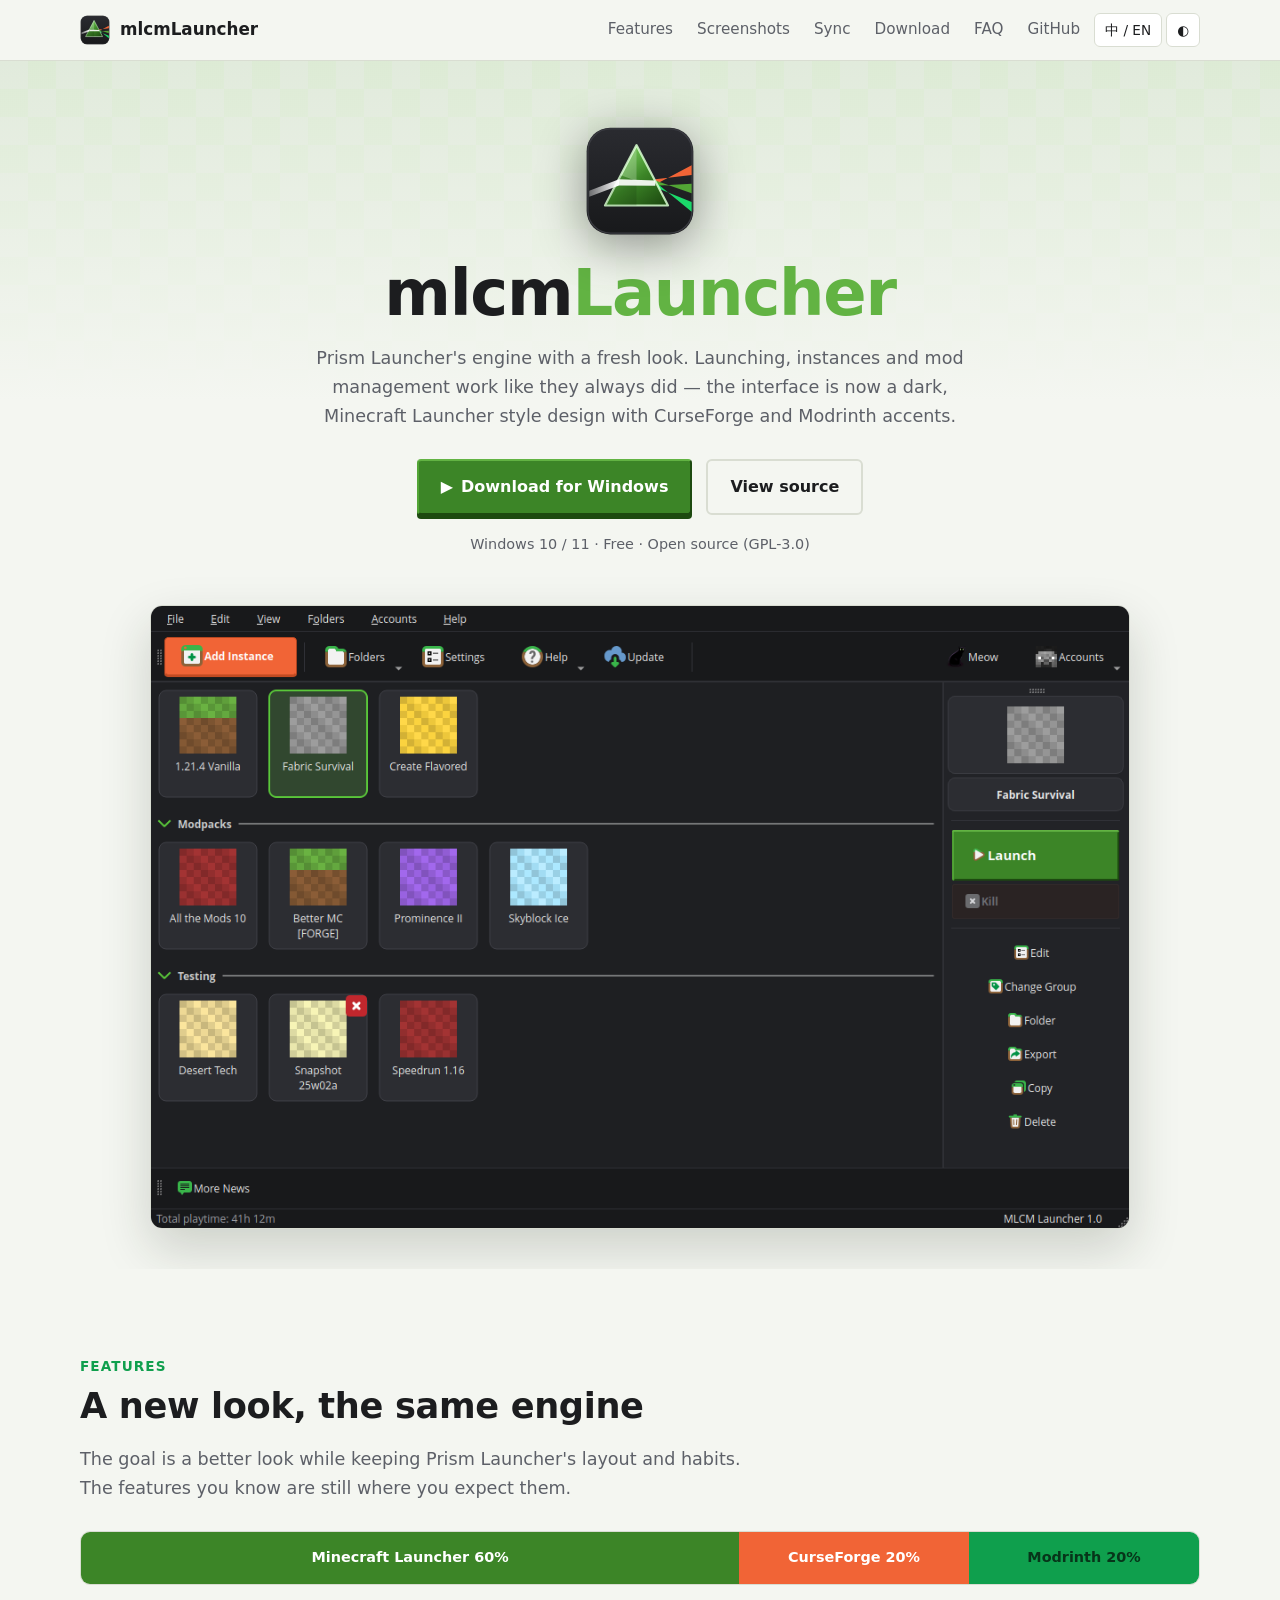
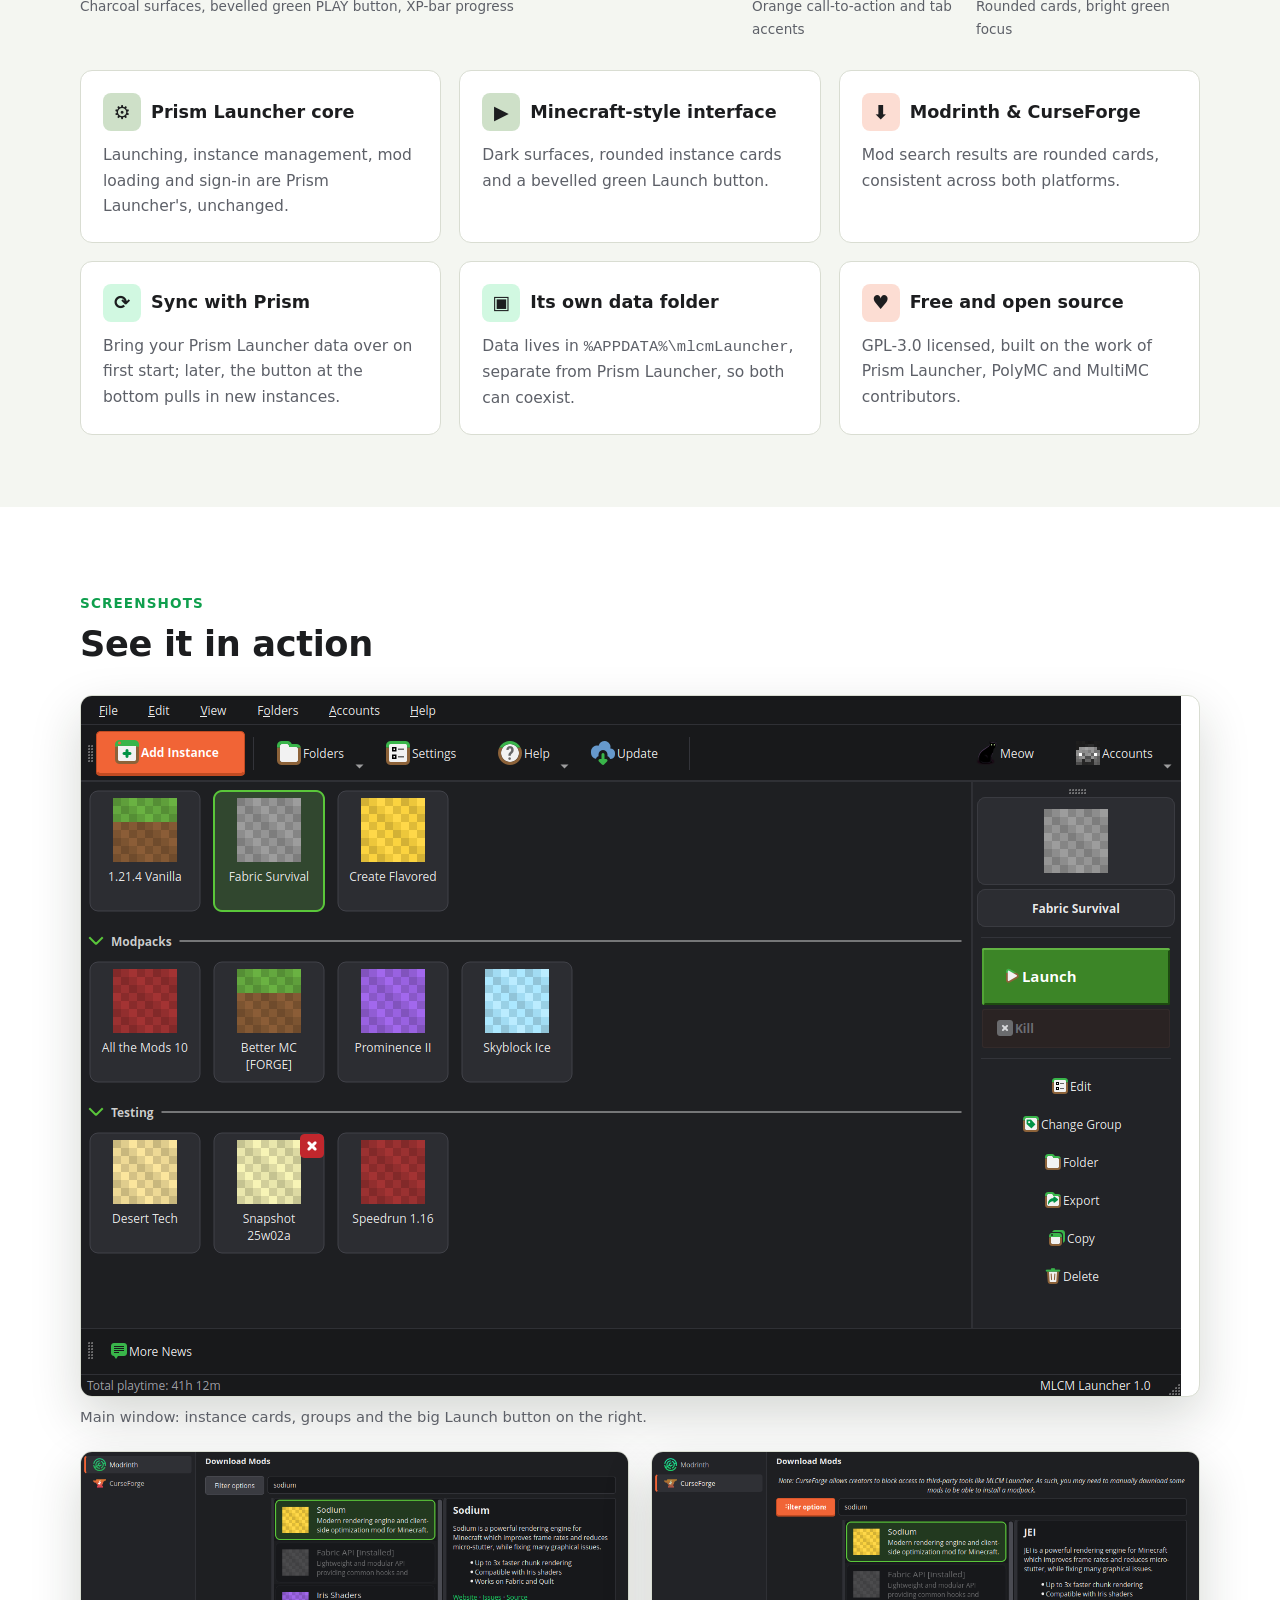
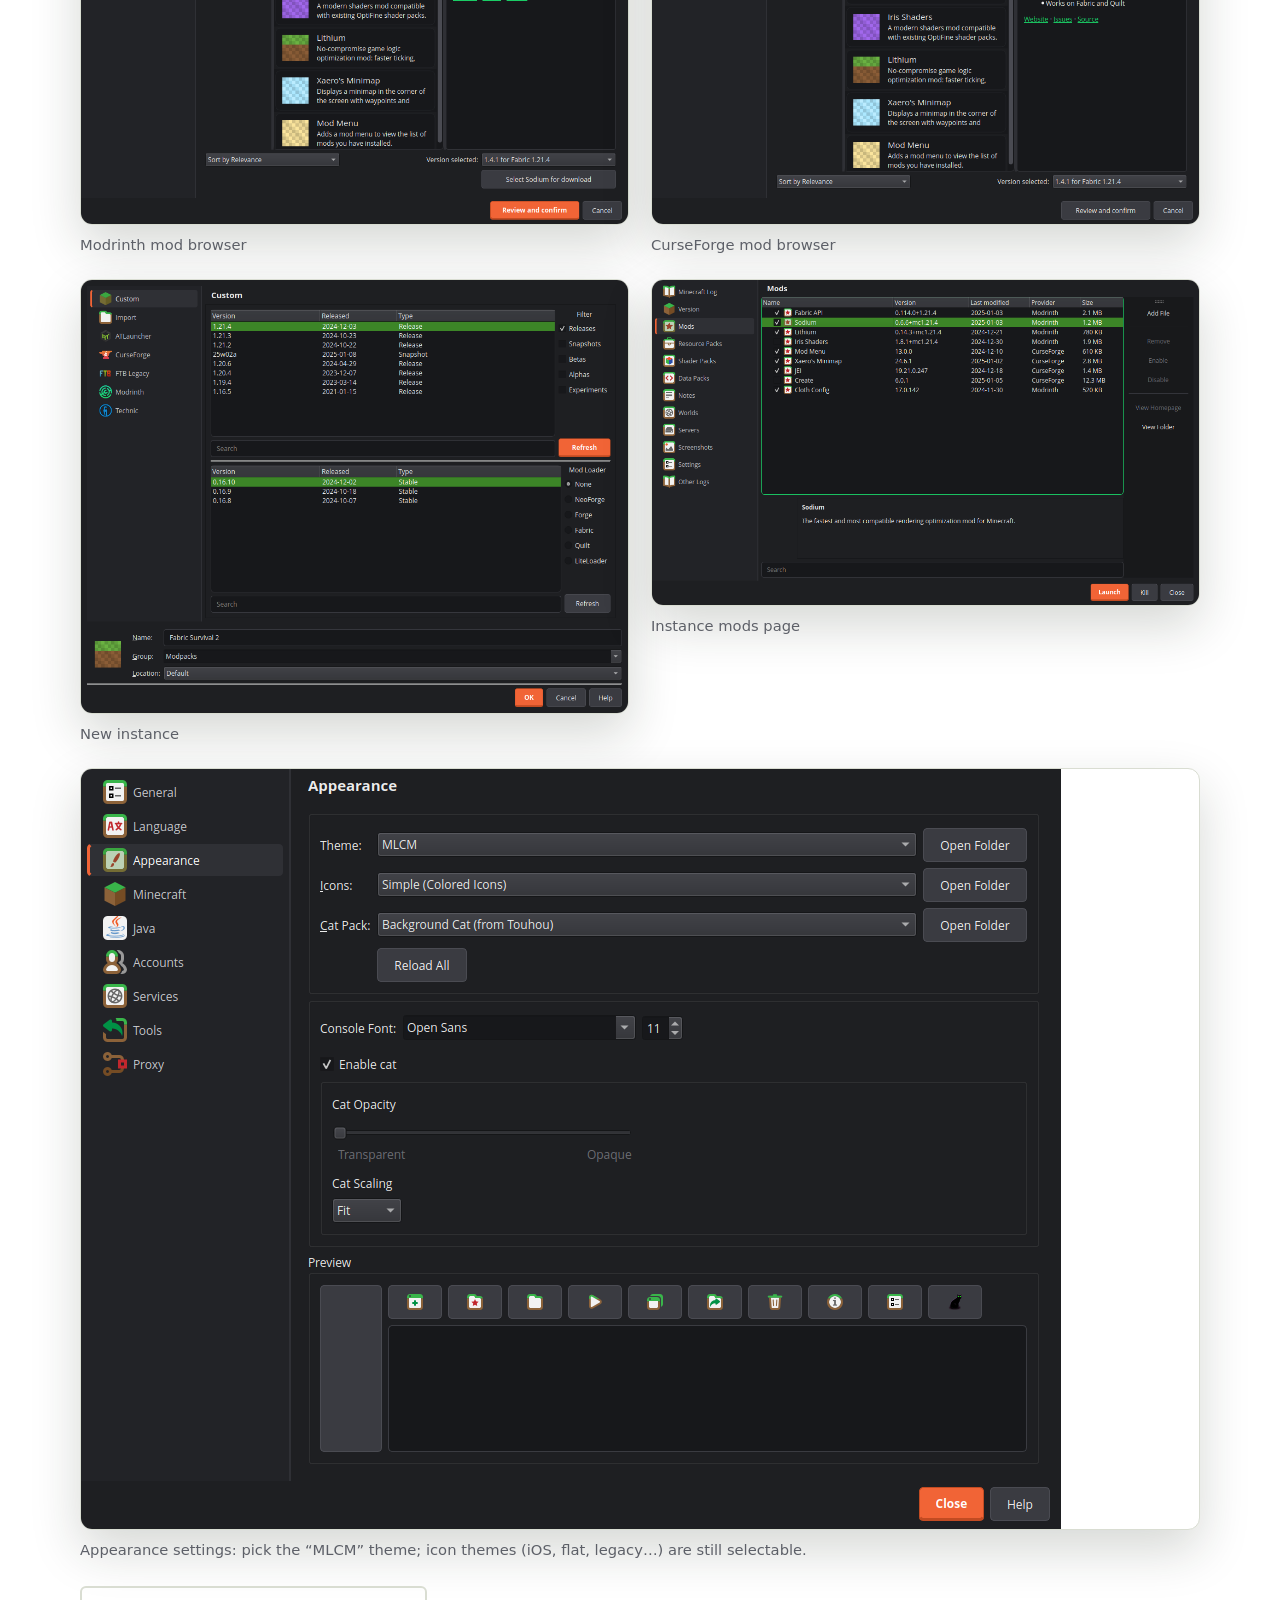
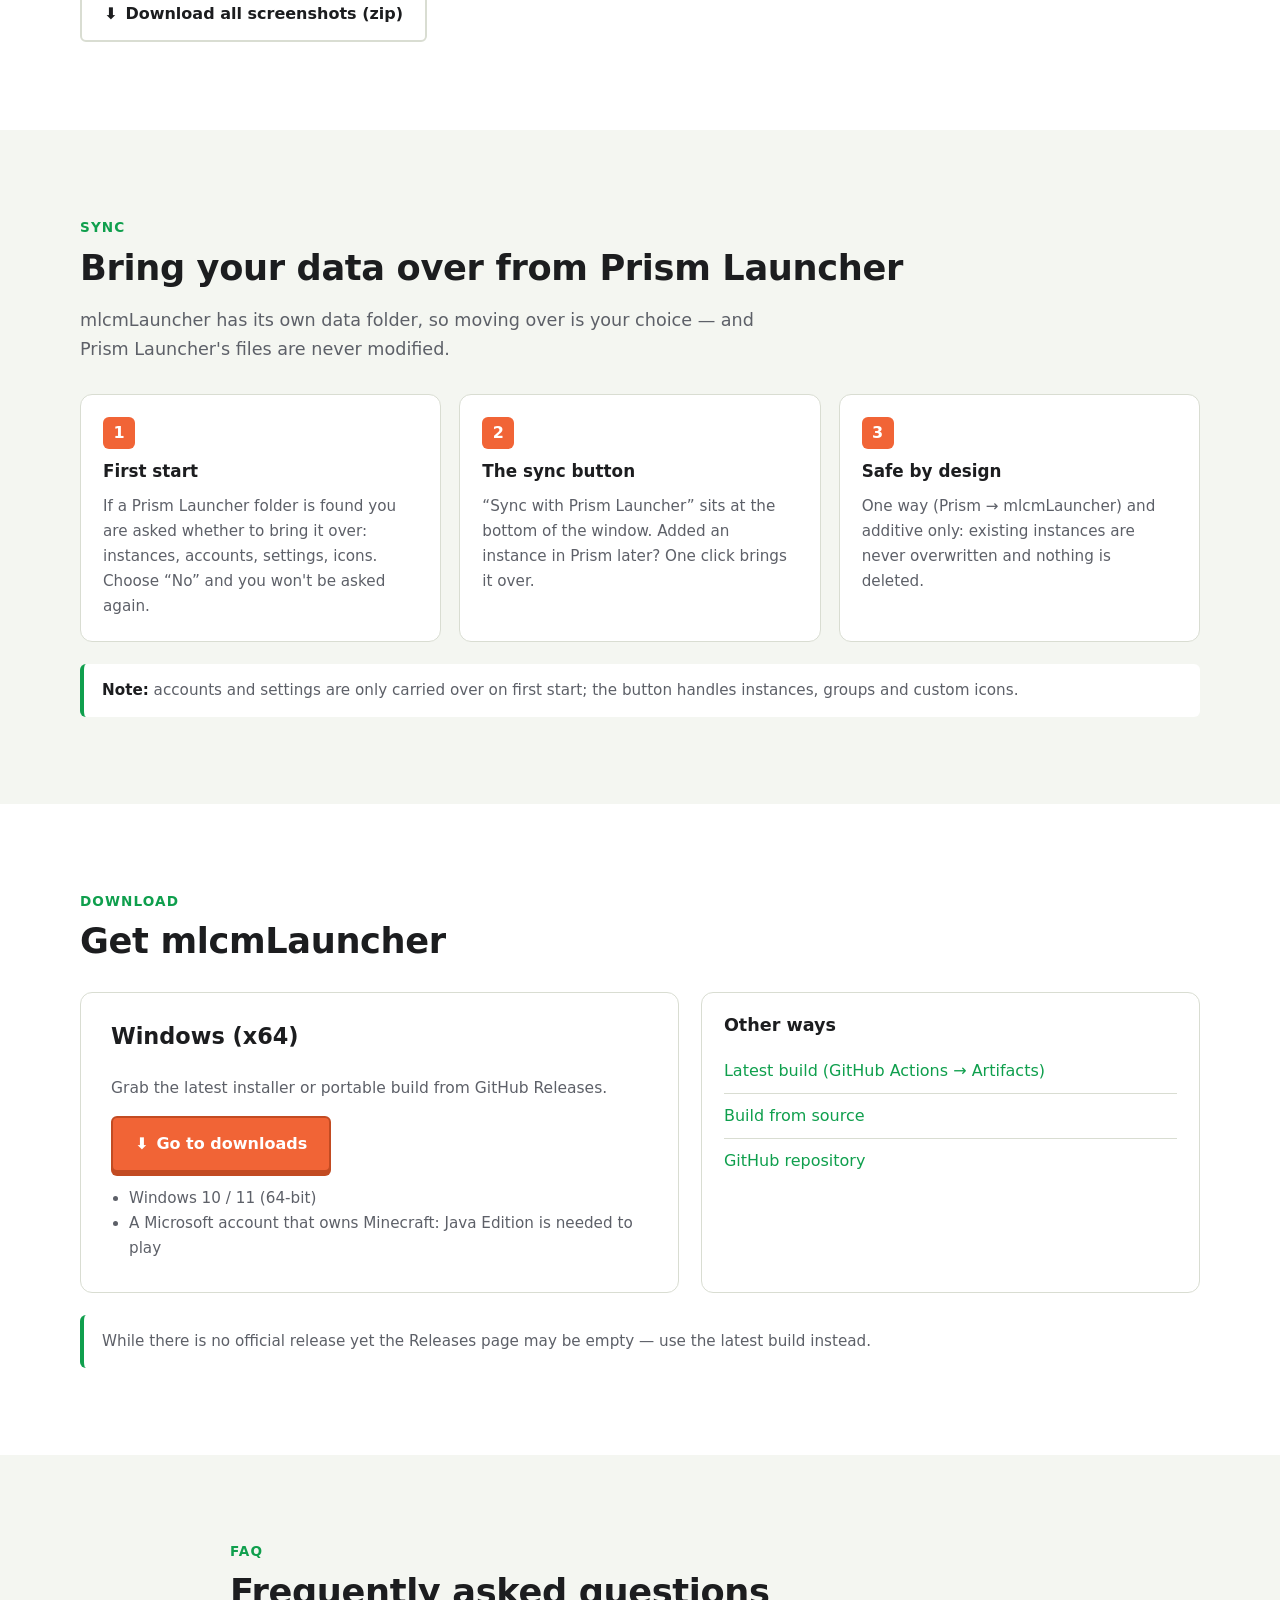
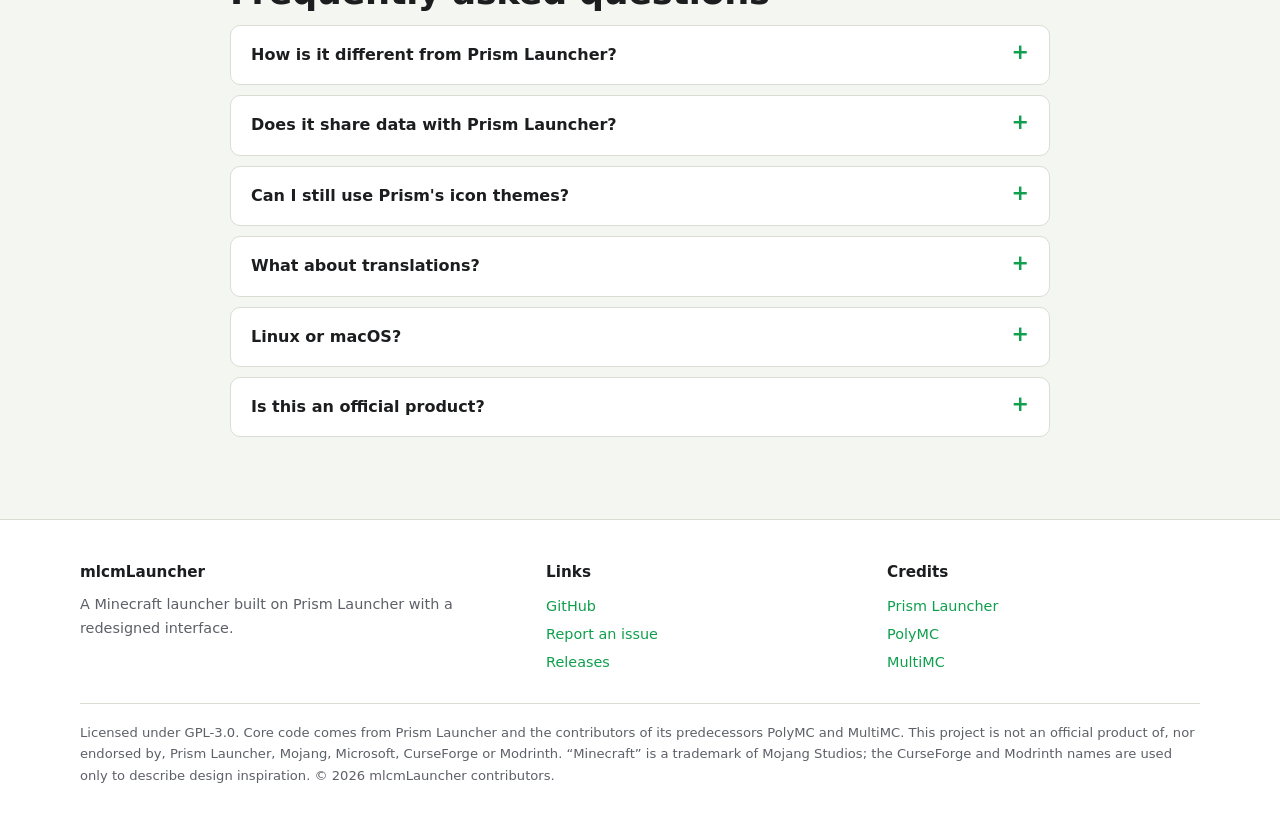
<file: docs/index.html>
<!doctype html>
<html lang="zh-Hant" data-lang="zh">
<head>
  <meta charset="utf-8">
  <meta name="viewport" content="width=device-width, initial-scale=1">
  <title>mlcmLauncher — 全新外觀的 Minecraft 啟動器</title>
  <meta name="description" content="mlcmLauncher 是以 Prism Launcher 為核心、介面完全重做的 Windows Minecraft 啟動器。免費、開源。">
  <meta name="theme-color" content="#17181b">
  <link rel="icon" href="assets/logo.svg" type="image/svg+xml">
  <link rel="icon" href="favicon.ico" sizes="any">
  <meta property="og:type" content="website">
  <meta property="og:title" content="mlcmLauncher">
  <meta property="og:description" content="Prism Launcher 的核心，全新的外觀。 / Prism Launcher's engine with a fresh look.">
  <meta property="og:image" content="https://neil289506-commits.github.io/mlcmLauncher/screenshots/main_window.png">
  <meta property="og:url" content="https://neil289506-commits.github.io/mlcmLauncher/">
  <link rel="stylesheet" href="assets/style.css">
  <script src="assets/site.js"></script>
</head>
<body>

<header class="nav">
  <div class="wrap">
    <a class="brand" href="#top"><img src="assets/logo.svg" alt="" width="30" height="30">mlcmLauncher</a>
    <nav class="nav-links" aria-label="Main">
      <a class="hide-sm" href="#features"><span class="zh">特色</span><span class="en">Features</span></a>
      <a class="hide-sm" href="#screenshots"><span class="zh">截圖</span><span class="en">Screenshots</span></a>
      <a class="hide-sm" href="#sync"><span class="zh">同步</span><span class="en">Sync</span></a>
      <a class="hide-xs" href="#download"><span class="zh">下載</span><span class="en">Download</span></a>
      <a class="hide-sm" href="#faq">FAQ</a>
      <a class="hide-sm" href="https://github.com/neil289506-commits/mlcmLauncher">GitHub</a>
      <button class="tool" id="lang-toggle" type="button" aria-label="Language / 語言">中 / EN</button>
      <button class="tool" id="theme-toggle" type="button" aria-label="Theme / 主題">◐</button>
    </nav>
  </div>
</header>

<main id="top">

<!-- ================= hero ================= -->
<section class="hero">
  <div class="wrap">
    <img class="logo" src="assets/logo.svg" alt="mlcmLauncher" width="112" height="112">
    <h1>mlcm<span class="accent">Launcher</span></h1>
    <p class="lead zh">Prism Launcher 的核心，全新的外觀。啟動、實例與模組管理一如往常，介面換成 Minecraft Launcher 風格的深色設計，再加上 CurseForge 與 Modrinth 的點綴。</p>
    <p class="lead en">Prism Launcher's engine with a fresh look. Launching, instances and mod management work like they always did — the interface is now a dark, Minecraft Launcher style design with CurseForge and Modrinth accents.</p>
    <div class="cta">
      <a class="btn btn-play" href="#download">▶ <span class="zh">下載 Windows 版</span><span class="en">Download for Windows</span></a>
      <a class="btn btn-ghost" href="https://github.com/neil289506-commits/mlcmLauncher"><span class="zh">查看原始碼</span><span class="en">View source</span></a>
    </div>
    <p class="meta"><span class="zh">Windows 10 / 11 · 免費 · 開源（GPL-3.0）</span><span class="en">Windows 10 / 11 · Free · Open source (GPL-3.0)</span></p>
    <div class="shot-hero frame">
      <img src="screenshots/main_window.png" width="1100" height="700" alt="mlcmLauncher main window">
    </div>
  </div>
</section>

<!-- ================= features ================= -->
<section id="features">
  <div class="wrap">
    <p class="eyebrow"><span class="zh">特色</span><span class="en">Features</span></p>
    <h2><span class="zh">換外觀，不換引擎</span><span class="en">A new look, the same engine</span></h2>
    <p class="lead zh">目標是改善外觀、保留 Prism Launcher 原本的版面與操作習慣。你熟悉的功能都還在原來的位置。</p>
    <p class="lead en">The goal is a better look while keeping Prism Launcher's layout and habits. The features you know are still where you expect them.</p>

    <div class="mix" role="img" aria-label="Minecraft Launcher 60%, CurseForge 20%, Modrinth 20%">
      <span class="m">Minecraft Launcher 60%</span><span class="c"><i>CurseForge&nbsp;</i>20%</span><span class="r"><i>Modrinth&nbsp;</i>20%</span>
    </div>
    <div class="mix-notes">
      <div class="zh">深炭灰底、立體草綠「啟動」鈕、經驗條進度</div><div class="zh">橘色行動鈕與分頁指示</div><div class="zh">圓角卡片、亮綠聚焦框</div>
      <div class="en">Charcoal surfaces, bevelled green PLAY button, XP-bar progress</div><div class="en">Orange call-to-action and tab accents</div><div class="en">Rounded cards, bright green focus</div>
    </div>

    <div class="grid f">
      <div class="card">
        <h3><span class="ico m">⚙</span><span class="zh">Prism Launcher 核心</span><span class="en">Prism Launcher core</span></h3>
        <p class="zh">啟動、實例管理、模組載入、帳號登入都沿用 Prism Launcher，不做改動。</p>
        <p class="en">Launching, instance management, mod loading and sign-in are Prism Launcher's, unchanged.</p>
      </div>
      <div class="card">
        <h3><span class="ico m">▶</span><span class="zh">Minecraft 風格介面</span><span class="en">Minecraft-style interface</span></h3>
        <p class="zh">深色底、圓角實例卡片、立體綠色「啟動」按鈕，一眼就知道要按哪裡。</p>
        <p class="en">Dark surfaces, rounded instance cards and a bevelled green Launch button.</p>
      </div>
      <div class="card">
        <h3><span class="ico c">⬇</span><span class="zh">Modrinth 與 CurseForge</span><span class="en">Modrinth &amp; CurseForge</span></h3>
        <p class="zh">模組瀏覽的搜尋結果改成圓角卡片，兩個平台的外觀一致。</p>
        <p class="en">Mod search results are rounded cards, consistent across both platforms.</p>
      </div>
      <div class="card">
        <h3><span class="ico r">⟳</span><span class="zh">與 Prism 同步</span><span class="en">Sync with Prism</span></h3>
        <p class="zh">第一次啟動可帶入 Prism Launcher 的資料；之後用底部按鈕把新實例帶過來。</p>
        <p class="en">Bring your Prism Launcher data over on first start; later, the button at the bottom pulls in new instances.</p>
      </div>
      <div class="card">
        <h3><span class="ico r">▣</span><span class="zh">獨立資料夾</span><span class="en">Its own data folder</span></h3>
        <p class="zh">資料放在 <code>%APPDATA%\mlcmLauncher</code>，不與 Prism Launcher 共用，兩者可以並存。</p>
        <p class="en">Data lives in <code>%APPDATA%\mlcmLauncher</code>, separate from Prism Launcher, so both can coexist.</p>
      </div>
      <div class="card">
        <h3><span class="ico c">♥</span><span class="zh">免費且開源</span><span class="en">Free and open source</span></h3>
        <p class="zh">以 GPL-3.0 授權，建立在 Prism Launcher、PolyMC 與 MultiMC 的貢獻之上。</p>
        <p class="en">GPL-3.0 licensed, built on the work of Prism Launcher, PolyMC and MultiMC contributors.</p>
      </div>
    </div>
  </div>
</section>

<!-- ================= screenshots ================= -->
<section id="screenshots" style="background: var(--bg-2)">
  <div class="wrap">
    <p class="eyebrow"><span class="zh">截圖</span><span class="en">Screenshots</span></p>
    <h2><span class="zh">看看實際的樣子</span><span class="en">See it in action</span></h2>
    <div class="gallery">
      <figure class="wide">
        <a href="screenshots/main_window.png"><div class="frame"><img loading="lazy" src="screenshots/main_window.png" width="1100" height="700" alt="Main window"></div></a>
        <figcaption><span class="zh">主視窗：實例卡片、分組、右側的大型「啟動」按鈕。</span><span class="en">Main window: instance cards, groups and the big Launch button on the right.</span></figcaption>
      </figure>
      <figure>
        <a href="screenshots/mod_browser_modrinth.png"><div class="frame"><img loading="lazy" src="screenshots/mod_browser_modrinth.png" width="1000" height="680" alt="Modrinth mod browser"></div></a>
        <figcaption><span class="zh">Modrinth 模組瀏覽</span><span class="en">Modrinth mod browser</span></figcaption>
      </figure>
      <figure>
        <a href="screenshots/mod_browser_curseforge.png"><div class="frame"><img loading="lazy" src="screenshots/mod_browser_curseforge.png" width="1000" height="680" alt="CurseForge mod browser"></div></a>
        <figcaption><span class="zh">CurseForge 模組瀏覽</span><span class="en">CurseForge mod browser</span></figcaption>
      </figure>
      <figure>
        <a href="screenshots/new_instance.png"><div class="frame"><img loading="lazy" src="screenshots/new_instance.png" width="1000" height="790" alt="New instance dialog"></div></a>
        <figcaption><span class="zh">新增實例</span><span class="en">New instance</span></figcaption>
      </figure>
      <figure>
        <a href="screenshots/instance_mods.png"><div class="frame"><img loading="lazy" src="screenshots/instance_mods.png" width="1080" height="640" alt="Instance mods page"></div></a>
        <figcaption><span class="zh">實例的模組頁</span><span class="en">Instance mods page</span></figcaption>
      </figure>
      <figure class="wide">
        <a href="screenshots/appearance.png"><div class="frame"><img loading="lazy" src="screenshots/appearance.png" width="980" height="760" alt="Appearance settings"></div></a>
        <figcaption><span class="zh">外觀設定：主題選「MLCM」，圖示主題仍可自選（iOS、flat、legacy 等）。</span><span class="en">Appearance settings: pick the “MLCM” theme; icon themes (iOS, flat, legacy…) are still selectable.</span></figcaption>
      </figure>
    </div>
    <p style="margin-top:24px"><a class="btn btn-ghost" href="mlcmLauncher_screenshots.zip">⬇ <span class="zh">下載完整截圖（zip）</span><span class="en">Download all screenshots (zip)</span></a></p>
  </div>
</section>

<!-- ================= sync ================= -->
<section id="sync">
  <div class="wrap">
    <p class="eyebrow"><span class="zh">同步</span><span class="en">Sync</span></p>
    <h2><span class="zh">從 Prism Launcher 帶資料過來</span><span class="en">Bring your data over from Prism Launcher</span></h2>
    <p class="lead zh">mlcmLauncher 有自己的資料夾，所以搬家是你主動決定的，而且不會動到 Prism Launcher 的任何檔案。</p>
    <p class="lead en">mlcmLauncher has its own data folder, so moving over is your choice — and Prism Launcher's files are never modified.</p>
    <ol class="steps">
      <li>
        <h3><span class="zh">第一次啟動</span><span class="en">First start</span></h3>
        <p class="zh">偵測到 Prism Launcher 的資料夾時，會詢問是否搬過來：實例、帳號、設定、圖示等。選「否」就不會再問。</p>
        <p class="en">If a Prism Launcher folder is found you are asked whether to bring it over: instances, accounts, settings, icons. Choose “No” and you won't be asked again.</p>
      </li>
      <li>
        <h3><span class="zh">底部的同步按鈕</span><span class="en">The sync button</span></h3>
        <p class="zh">視窗底部有「Sync with Prism Launcher」。Prism 之後新增了實例，按一下就能帶過來。</p>
        <p class="en">“Sync with Prism Launcher” sits at the bottom of the window. Added an instance in Prism later? One click brings it over.</p>
      </li>
      <li>
        <h3><span class="zh">安全的方式</span><span class="en">Safe by design</span></h3>
        <p class="zh">單向（Prism → mlcmLauncher）、只新增：已存在的實例不會被覆蓋，也不會刪除任何東西。</p>
        <p class="en">One way (Prism → mlcmLauncher) and additive only: existing instances are never overwritten and nothing is deleted.</p>
      </li>
    </ol>
    <p class="note zh"><b>注意：</b>帳號與設定只在第一次啟動時搬移，底部按鈕只處理實例、分組與自訂圖示。</p>
    <p class="note en"><b>Note:</b> accounts and settings are only carried over on first start; the button handles instances, groups and custom icons.</p>
  </div>
</section>

<!-- ================= download ================= -->
<section id="download" style="background: var(--bg-2)">
  <div class="wrap">
    <p class="eyebrow"><span class="zh">下載</span><span class="en">Download</span></p>
    <h2><span class="zh">取得 mlcmLauncher</span><span class="en">Get mlcmLauncher</span></h2>
    <div class="dl">
      <div class="card big">
        <h3><span class="zh">Windows（x64）</span><span class="en">Windows (x64)</span></h3>
        <p class="zh" style="margin:0;color:var(--muted)">從 GitHub Releases 下載最新的安裝程式或免安裝版。</p>
        <p class="en" style="margin:0;color:var(--muted)">Grab the latest installer or portable build from GitHub Releases.</p>
        <div><a class="btn btn-cf" href="https://github.com/neil289506-commits/mlcmLauncher/releases/latest">⬇ <span class="zh">前往下載頁</span><span class="en">Go to downloads</span></a></div>
        <ul class="reqs">
          <li class="zh">Windows 10 / 11（64 位元）</li><li class="en">Windows 10 / 11 (64-bit)</li>
          <li class="zh">需要擁有 Minecraft: Java Edition 的 Microsoft 帳號才能登入遊玩</li><li class="en">A Microsoft account that owns Minecraft: Java Edition is needed to play</li>
        </ul>
      </div>
      <div class="card alt">
        <h3><span class="zh">其他取得方式</span><span class="en">Other ways</span></h3>
        <a href="https://github.com/neil289506-commits/mlcmLauncher/actions/workflows/build.yml"><span class="zh">最新建置（GitHub Actions → Artifacts）</span><span class="en">Latest build (GitHub Actions → Artifacts)</span></a>
        <a href="https://github.com/neil289506-commits/mlcmLauncher#自行建置"><span class="zh">從原始碼建置</span><span class="en">Build from source</span></a>
        <a href="https://github.com/neil289506-commits/mlcmLauncher"><span class="zh">GitHub 倉庫</span><span class="en">GitHub repository</span></a>
      </div>
    </div>
    <p class="note zh">目前還沒有正式版本時，Releases 頁面可能是空的，請改用「最新建置」。</p>
    <p class="note en">While there is no official release yet the Releases page may be empty — use the latest build instead.</p>
  </div>
</section>

<!-- ================= faq ================= -->
<section id="faq">
  <div class="wrap" style="max-width: 820px">
    <p class="eyebrow">FAQ</p>
    <h2><span class="zh">常見問題</span><span class="en">Frequently asked questions</span></h2>
    <details>
      <summary><span class="zh">跟 Prism Launcher 有什麼不同？</span><span class="en">How is it different from Prism Launcher?</span></summary>
      <div>
        <p class="zh">核心功能相同，差別在外觀：新的 MLCM 主題、圓角實例卡片、大型啟動按鈕，以及從 Prism Launcher 同步實例的功能。目前只做 Windows。</p>
        <p class="en">The core features are the same. The differences are the look — the MLCM theme, rounded instance cards, a big Launch button — plus syncing instances from Prism Launcher. Windows only for now.</p>
      </div>
    </details>
    <details>
      <summary><span class="zh">會跟 Prism Launcher 共用資料嗎？</span><span class="en">Does it share data with Prism Launcher?</span></summary>
      <div>
        <p class="zh">不會。資料放在 <code>%APPDATA%\mlcmLauncher</code>，與 Prism Launcher 的 <code>%APPDATA%\PrismLauncher</code> 分開，可以同時安裝。</p>
        <p class="en">No. Data lives in <code>%APPDATA%\mlcmLauncher</code>, separate from Prism Launcher's <code>%APPDATA%\PrismLauncher</code>, so you can install both.</p>
      </div>
    </details>
    <details>
      <summary><span class="zh">還能用 Prism 的圖示主題嗎？</span><span class="en">Can I still use Prism's icon themes?</span></summary>
      <div>
        <p class="zh">可以。圖示主題（包含 iOS、flat、legacy 風格）與視窗主題是分開的設定，仍然可以自由選擇。MLCM 的配色會套在上面。</p>
        <p class="en">Yes. Icon themes (including the iOS, flat and legacy styles) are a separate setting and remain selectable. The MLCM colours are applied on top.</p>
      </div>
    </details>
    <details>
      <summary><span class="zh">翻譯與語言呢？</span><span class="en">What about translations?</span></summary>
      <div>
        <p class="zh">沿用 Prism Launcher 的翻譯機制，語言選單照常運作。只有 mlcmLauncher 新增的幾個字串（例如同步按鈕）目前是英文。</p>
        <p class="en">It uses Prism Launcher's translation system and the language menu works as usual. Only the few strings added by mlcmLauncher (such as the sync button) are English for now.</p>
      </div>
    </details>
    <details>
      <summary><span class="zh">支援 Linux 或 macOS 嗎？</span><span class="en">Linux or macOS?</span></summary>
      <div>
        <p class="zh">目前不支援，專案先專注在 Windows。需要這些平台請使用 Prism Launcher。</p>
        <p class="en">Not at the moment — the project focuses on Windows first. For those platforms please use Prism Launcher.</p>
      </div>
    </details>
    <details>
      <summary><span class="zh">這是官方產品嗎？</span><span class="en">Is this an official product?</span></summary>
      <div>
        <p class="zh">不是。mlcmLauncher 是獨立的社群專案，不是 Prism Launcher、Mojang、Microsoft、CurseForge 或 Modrinth 的官方產品，也沒有得到他們的背書。</p>
        <p class="en">No. mlcmLauncher is an independent community project, not an official product of — nor endorsed by — Prism Launcher, Mojang, Microsoft, CurseForge or Modrinth.</p>
      </div>
    </details>
  </div>
</section>

</main>

<footer>
  <div class="wrap">
    <div class="cols">
      <div>
        <h4>mlcmLauncher</h4>
        <p class="zh" style="margin:0">以 Prism Launcher 為核心、介面重新設計的 Minecraft 啟動器。</p>
        <p class="en" style="margin:0">A Minecraft launcher built on Prism Launcher with a redesigned interface.</p>
      </div>
      <div>
        <h4><span class="zh">連結</span><span class="en">Links</span></h4>
        <a href="https://github.com/neil289506-commits/mlcmLauncher">GitHub</a>
        <a href="https://github.com/neil289506-commits/mlcmLauncher/issues"><span class="zh">回報問題</span><span class="en">Report an issue</span></a>
        <a href="https://github.com/neil289506-commits/mlcmLauncher/releases"><span class="zh">版本</span><span class="en">Releases</span></a>
      </div>
      <div>
        <h4><span class="zh">致謝</span><span class="en">Credits</span></h4>
        <a href="https://github.com/PrismLauncher/PrismLauncher">Prism Launcher</a>
        <a href="https://github.com/PolyMC/PolyMC">PolyMC</a>
        <a href="https://github.com/MultiMC/Launcher">MultiMC</a>
      </div>
    </div>
    <p class="legal zh">以 GPL-3.0 授權。核心程式碼來自 Prism Launcher 及其前身 PolyMC 與 MultiMC 的貢獻者。本專案不是 Prism Launcher、Mojang、Microsoft、CurseForge 或 Modrinth 的官方產品，也未獲得他們的背書。「Minecraft」是 Mojang Studios 的商標；CurseForge 與 Modrinth 的名稱僅用來說明設計靈感的來源。© <span class="year">2026</span> mlcmLauncher contributors。</p>
    <p class="legal en">Licensed under GPL-3.0. Core code comes from Prism Launcher and the contributors of its predecessors PolyMC and MultiMC. This project is not an official product of, nor endorsed by, Prism Launcher, Mojang, Microsoft, CurseForge or Modrinth. “Minecraft” is a trademark of Mojang Studios; the CurseForge and Modrinth names are used only to describe design inspiration. © <span class="year">2026</span> mlcmLauncher contributors.</p>
  </div>
</footer>

</body>
</html>
</file>
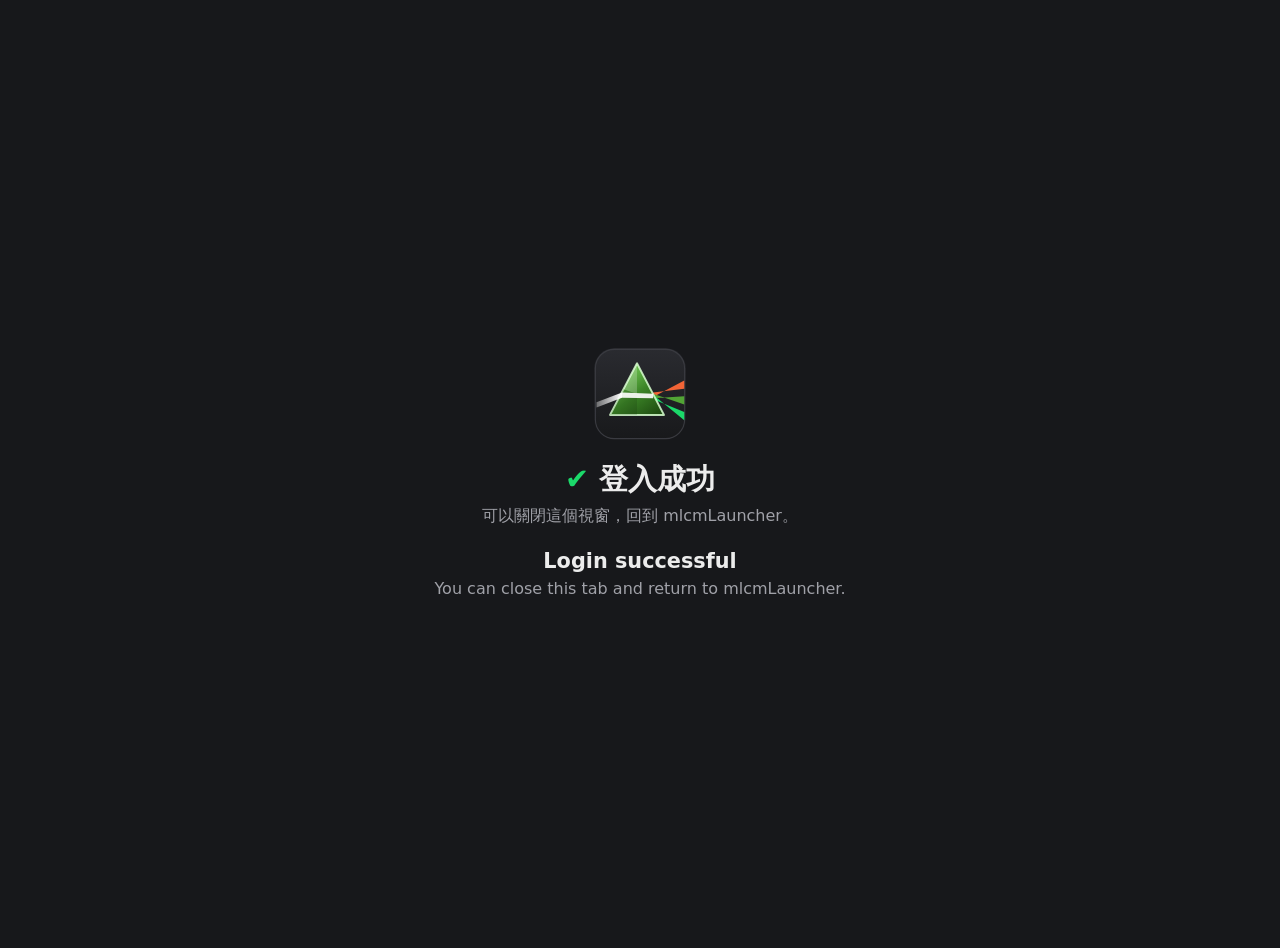
<file: docs/successful-login.html>
<!doctype html>
<html lang="zh-Hant">
<head>
  <meta charset="utf-8">
  <meta name="viewport" content="width=device-width, initial-scale=1">
  <meta name="robots" content="noindex">
  <title>登入成功 · Login successful — mlcmLauncher</title>
  <link rel="icon" href="assets/logo.svg" type="image/svg+xml">
  <style>
    body { margin: 0; min-height: 100vh; display: grid; place-items: center; text-align: center; padding: 24px;
           background: #17181b; color: #ececec; font-family: system-ui, "Noto Sans TC", "Microsoft JhengHei", sans-serif; }
    img { width: 96px; height: 96px; }
    h1 { margin: 14px 0 6px; font-size: 1.8rem; }
    p { color: #a0a1a8; margin: 4px 0; }
    .ok { color: #1bd96a; }
  </style>
</head>
<body>
  <main>
    <img src="assets/logo.svg" alt="mlcmLauncher">
    <h1><span class="ok">✔</span> 登入成功</h1>
    <p>可以關閉這個視窗，回到 mlcmLauncher。</p>
    <h1 style="font-size:1.3rem;margin-top:22px">Login successful</h1>
    <p>You can close this tab and return to mlcmLauncher.</p>
  </main>
</body>
</html>
</file>
<file: docs/assets/style.css>
/* mlcmLauncher site — tokens follow the launcher theme:
   Minecraft green (dominant), CurseForge orange and Modrinth green (accents) */
:root {
  --bg: #17181b;
  --bg-2: #1e1f22;
  --surface: #26272b;
  --card: #2c2d32;
  --border: #3a3b41;
  --text: #ececec;
  --muted: #a0a1a8;
  --mc: #3c8527;
  --mc-hover: #4a9e30;
  --mc-light: #62b343;
  --mc-dark: #1d4a10;
  --mr: #1bd96a;
  --cf: #f16436;
  --cf-hover: #ff7a4d;
  --cf-dark: #c24b22;
  --shadow: 0 20px 50px rgba(0, 0, 0, 0.45);
  --radius: 12px;
  color-scheme: dark;
}
:root[data-theme="light"] {
  --bg: #f4f6f1;
  --bg-2: #ffffff;
  --surface: #ffffff;
  --card: #ffffff;
  --border: #d9ddd2;
  --text: #1c1d1f;
  --muted: #5d6068;
  --mr: #0f9f4d;
  --shadow: 0 20px 50px rgba(30, 40, 20, 0.18);
  color-scheme: light;
}

* { box-sizing: border-box; }
html { scroll-behavior: smooth; scroll-padding-top: 72px; }
body {
  margin: 0;
  background: var(--bg);
  color: var(--text);
  font-family: system-ui, -apple-system, "Segoe UI", "Noto Sans TC", "PingFang TC", "Microsoft JhengHei", sans-serif;
  line-height: 1.65;
  -webkit-font-smoothing: antialiased;
}
html[data-lang="zh"] .en { display: none !important; }
html[data-lang="en"] .zh { display: none !important; }

a { color: var(--mr); text-decoration: none; }
a:hover { text-decoration: underline; }
:focus-visible { outline: 3px solid var(--mr); outline-offset: 2px; border-radius: 4px; }
img { max-width: 100%; height: auto; display: block; }
.wrap { width: min(1120px, 100% - 40px); margin-inline: auto; }
section { padding: 72px 0; }
h1, h2, h3 { line-height: 1.2; margin: 0 0 12px; }
h2 { font-size: clamp(1.6rem, 3.2vw, 2.2rem); letter-spacing: -0.01em; }
.lead { color: var(--muted); font-size: 1.1rem; max-width: 62ch; }
.eyebrow { color: var(--mr); font-weight: 700; font-size: 0.85rem; letter-spacing: 0.08em; text-transform: uppercase; margin-bottom: 8px; }

/* ---------- navigation ---------- */
.nav {
  position: sticky; top: 0; z-index: 20;
  background: color-mix(in srgb, var(--bg) 88%, transparent);
  backdrop-filter: blur(10px);
  border-bottom: 1px solid var(--border);
}
.nav .wrap { display: flex; align-items: center; gap: 20px; height: 60px; }
.brand { display: flex; align-items: center; gap: 10px; color: var(--text); font-weight: 800; font-size: 1.05rem; }
.brand:hover { text-decoration: none; }
.brand img { width: 30px; height: 30px; }
.nav-links { display: flex; gap: 4px; margin-left: auto; align-items: center; }
.nav-links a { color: var(--muted); padding: 6px 10px; border-radius: 6px; font-size: 0.95rem; }
.nav-links a:hover { color: var(--text); background: var(--surface); text-decoration: none; }
.tool {
  background: var(--surface); color: var(--text); border: 1px solid var(--border);
  border-radius: 6px; padding: 5px 10px; font: inherit; font-size: 0.85rem; cursor: pointer; white-space: nowrap;
}
.tool:hover { border-color: var(--mr); }

/* ---------- buttons ---------- */
.btn {
  display: inline-flex; align-items: center; gap: 8px;
  padding: 13px 22px; border-radius: 4px; font-weight: 700; font-size: 1rem;
  border: 2px solid transparent; cursor: pointer; text-decoration: none !important;
}
.btn-play {                      /* Minecraft Launcher PLAY button */
  background: var(--mc); color: #fff;
  border-color: var(--mc-dark); border-top-color: var(--mc-light); border-left-color: #52a535;
  box-shadow: 0 4px 0 var(--mc-dark);
}
.btn-play:hover { background: var(--mc-hover); }
.btn-play:active { transform: translateY(3px); box-shadow: 0 1px 0 var(--mc-dark); }
.btn-cf {                        /* CurseForge call-to-action */
  background: var(--cf); color: #fff; border-color: var(--cf-dark);
  box-shadow: 0 4px 0 var(--cf-dark); border-radius: 6px;
}
.btn-cf:hover { background: var(--cf-hover); }
.btn-ghost { background: transparent; color: var(--text); border-color: var(--border); border-radius: 6px; }
.btn-ghost:hover { border-color: var(--mr); }

/* ---------- hero ---------- */
.hero { padding: 64px 0 40px; position: relative; overflow: hidden; }
.hero::before {                  /* faint blocky "grass" pattern */
  content: ""; position: absolute; inset: 0 0 auto 0; height: 340px; pointer-events: none;
  background:
    linear-gradient(to bottom, transparent, var(--bg)),
    repeating-conic-gradient(from 0deg, rgba(98, 179, 67, 0.16) 0 25%, rgba(60, 133, 39, 0.1) 0 50%) 0 0 / 56px 56px;
}
.hero .wrap { position: relative; text-align: center; }
.hero .logo { width: 112px; height: 112px; margin: 0 auto 18px; filter: drop-shadow(0 10px 24px rgba(0, 0, 0, 0.4)); }
.hero h1 { font-size: clamp(2.4rem, 7vw, 4rem); font-weight: 900; letter-spacing: -0.02em; }
.hero h1 .accent { color: var(--mc-light); }
.hero p.lead { margin: 12px auto 28px; }
.cta { display: flex; flex-wrap: wrap; gap: 14px; justify-content: center; }
.meta { margin-top: 18px; color: var(--muted); font-size: 0.9rem; }
.shot-hero { margin: 48px auto 0; max-width: 980px; }
.frame { border-radius: var(--radius); overflow: hidden; border: 1px solid var(--border); box-shadow: var(--shadow); background: var(--bg-2); }

/* ---------- 60 / 20 / 20 mix ---------- */
.mix { display: flex; height: 54px; border-radius: 10px; overflow: hidden; margin: 28px 0 10px; border: 1px solid var(--border); }
.mix span { display: flex; align-items: center; justify-content: center; font-weight: 700; font-size: 0.9rem; color: #fff; white-space: nowrap; overflow: hidden; padding: 0 8px; }
.mix .m { flex: 60; background: var(--mc); }
.mix i { font-style: normal; }
.mix .c { flex: 20; background: var(--cf); }
.mix .r { flex: 20; background: var(--mr); color: #07351a; }
.mix-notes { display: grid; grid-template-columns: 3fr 1fr 1fr; gap: 0; font-size: 0.85rem; color: var(--muted); }
.mix-notes div { padding-right: 12px; }

/* ---------- feature cards ---------- */
.grid { display: grid; gap: 18px; margin-top: 30px; }
.grid.f { grid-template-columns: repeat(3, 1fr); }
.card { background: var(--card); border: 1px solid var(--border); border-radius: var(--radius); padding: 22px; }
.card h3 { font-size: 1.1rem; display: flex; align-items: center; gap: 10px; }
.card p { color: var(--muted); margin: 0; font-size: 0.97rem; }
.ico { width: 38px; height: 38px; border-radius: 8px; display: grid; place-items: center; font-size: 1.2rem; flex: none; }
.ico.m { background: rgba(60, 133, 39, 0.25); }
.ico.c { background: rgba(241, 100, 54, 0.22); }
.ico.r { background: rgba(27, 217, 106, 0.2); }

/* ---------- screenshots ---------- */
.gallery { display: grid; grid-template-columns: repeat(2, 1fr); gap: 22px; margin-top: 30px; }
.gallery figure { margin: 0; }
.gallery figcaption { color: var(--muted); font-size: 0.92rem; margin-top: 8px; }
.gallery a { display: block; }
.gallery a:hover .frame { border-color: var(--mr); }
.gallery .wide { grid-column: 1 / -1; }

/* ---------- sync steps ---------- */
.steps { counter-reset: s; display: grid; grid-template-columns: repeat(3, 1fr); gap: 18px; margin-top: 30px; padding: 0; list-style: none; }
.steps li { counter-increment: s; background: var(--card); border: 1px solid var(--border); border-radius: var(--radius); padding: 22px; }
.steps li::before {
  content: counter(s); display: grid; place-items: center; width: 32px; height: 32px; margin-bottom: 12px;
  background: var(--cf); color: #fff; font-weight: 800; border-radius: 6px;
}
.steps h3 { font-size: 1.05rem; }
.steps p { margin: 0; color: var(--muted); font-size: 0.95rem; }
.note { margin-top: 22px; padding: 14px 18px; border-left: 4px solid var(--mr); background: var(--surface); border-radius: 6px; color: var(--muted); font-size: 0.95rem; }
.note b { color: var(--text); }

/* ---------- download ---------- */
.dl { display: grid; grid-template-columns: 1.2fr 1fr; gap: 22px; margin-top: 30px; align-items: stretch; }
.dl .card.big { padding: 30px; display: flex; flex-direction: column; gap: 14px; }
.dl .card.big h3 { font-size: 1.4rem; }
.reqs { margin: 0; padding-left: 18px; color: var(--muted); font-size: 0.95rem; }
.alt a { display: block; padding: 9px 0; border-bottom: 1px solid var(--border); }
.alt a:last-child { border-bottom: 0; }

/* ---------- FAQ ---------- */
details { background: var(--card); border: 1px solid var(--border); border-radius: 10px; margin-bottom: 10px; }
summary { cursor: pointer; padding: 16px 20px; font-weight: 700; list-style: none; display: flex; justify-content: space-between; gap: 12px; }
summary::-webkit-details-marker { display: none; }
summary::after { content: "+"; color: var(--mr); font-size: 1.3rem; line-height: 1; }
details[open] summary::after { content: "–"; }
details > div { padding: 0 20px 18px; color: var(--muted); }
details p { margin: 0 0 8px; }

/* ---------- footer ---------- */
footer { border-top: 1px solid var(--border); background: var(--bg-2); padding: 40px 0; color: var(--muted); font-size: 0.9rem; }
footer .cols { display: grid; grid-template-columns: 1.4fr 1fr 1fr; gap: 28px; }
footer h4 { color: var(--text); margin: 0 0 8px; font-size: 0.95rem; }
footer a { display: block; padding: 2px 0; }
footer .legal { margin-top: 26px; padding-top: 18px; border-top: 1px solid var(--border); font-size: 0.82rem; }

/* ---------- responsive ---------- */
@media (max-width: 860px) {
  section { padding: 52px 0; }
  .grid.f, .steps { grid-template-columns: 1fr; }
  .gallery { grid-template-columns: 1fr; }
  .dl { grid-template-columns: 1fr; }
  footer .cols { grid-template-columns: 1fr; }
  .nav-links a.hide-sm { display: none; }
  .mix span { font-size: 0.72rem; padding: 0 4px; }
  .mix-notes { grid-template-columns: 1fr; gap: 4px; }
}
@media (max-width: 520px) {
  .nav .wrap { gap: 10px; }
  .nav-links { gap: 6px; }
  .nav-links a.hide-xs { display: none; }
  .mix .c i, .mix .r i { display: none; }
  .hero { padding-top: 40px; }
  .btn { padding: 12px 18px; }
}
@media (prefers-reduced-motion: reduce) { html { scroll-behavior: auto; } .btn:active { transform: none; } }
</file>
